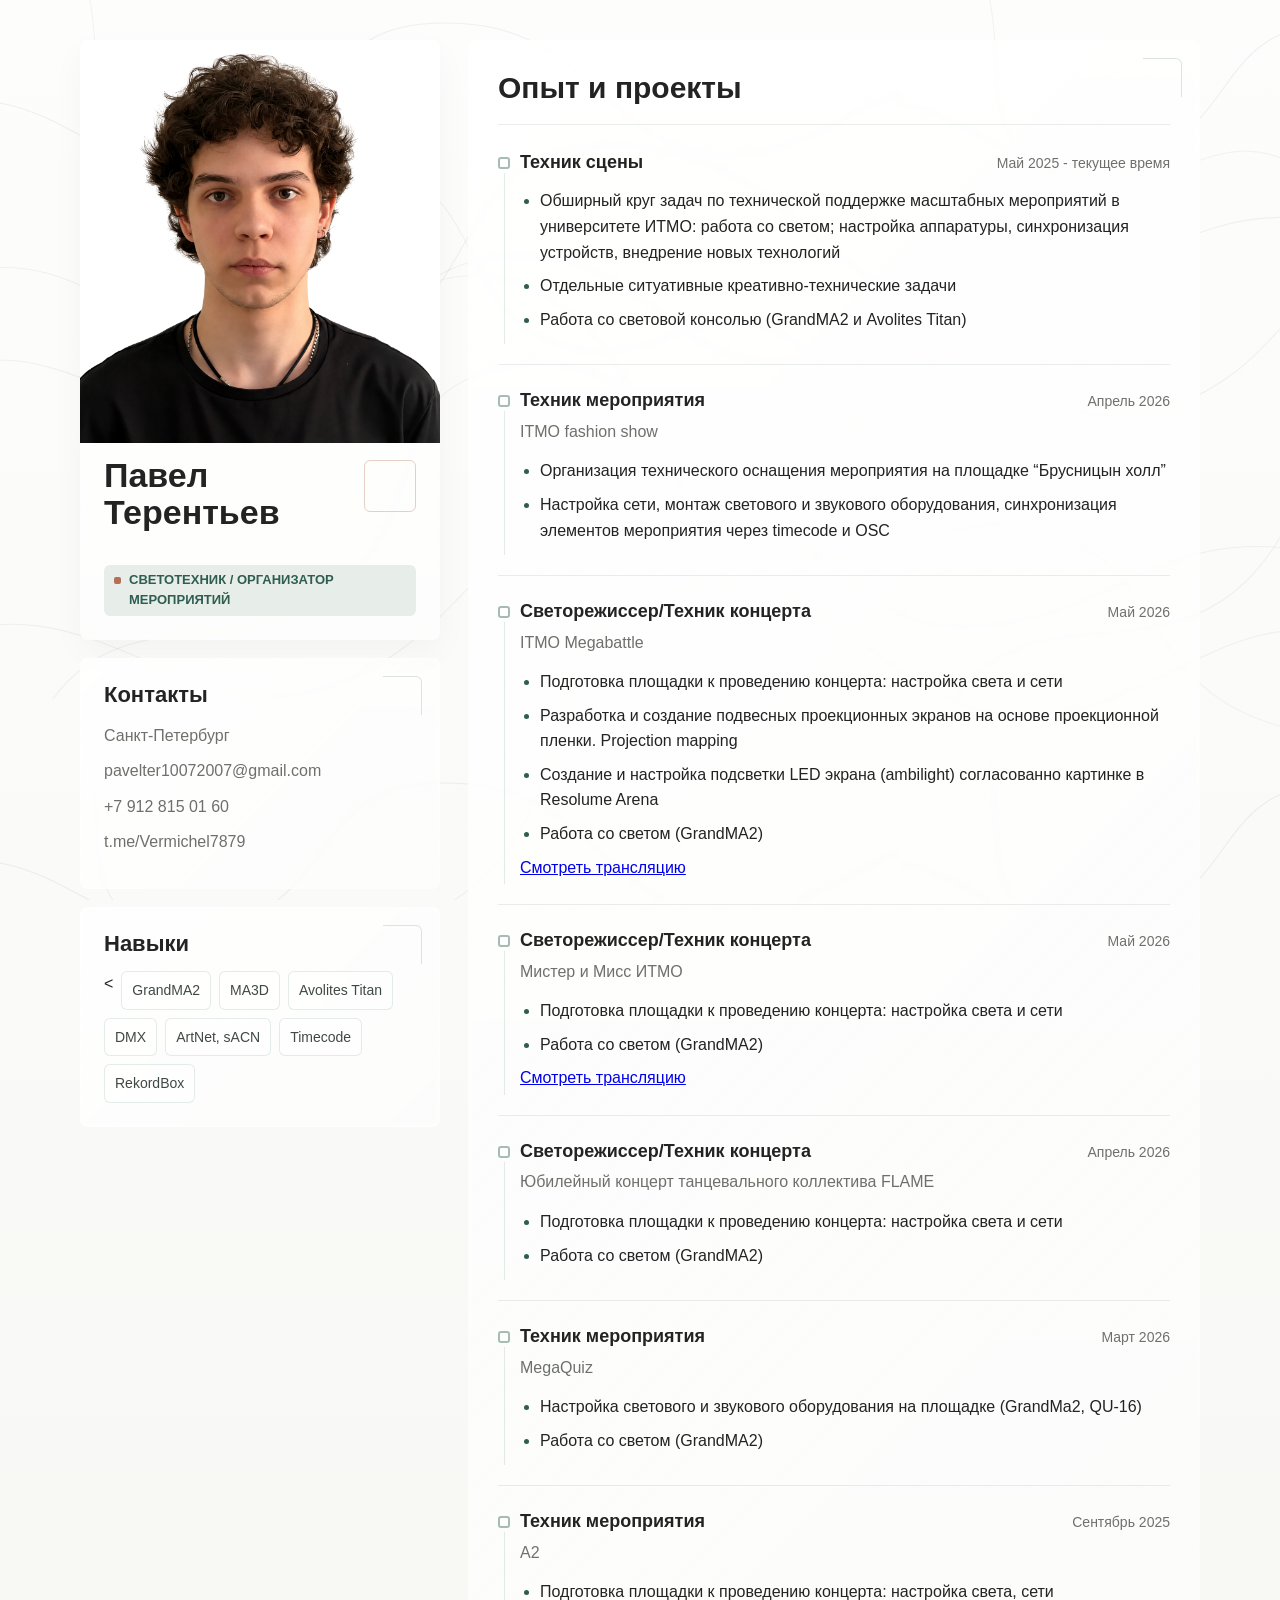
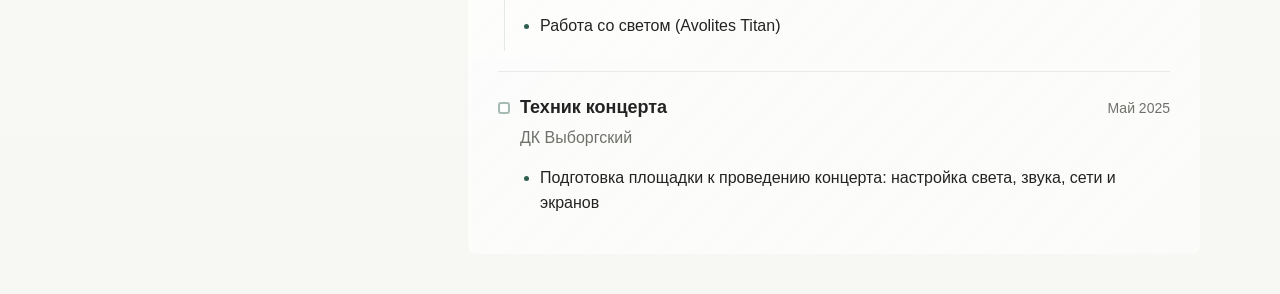
<file: index.html>
<!DOCTYPE html>
<html lang="ru">
<head>
  <meta charset="UTF-8">
  <meta name="viewport" content="width=device-width, initial-scale=1.0">
  <title>Резюме | Павел Терентьев</title>
  <link rel="stylesheet" href="style.css">
</head>
<body>
  <main class="resume">
    <aside class="sidebar" aria-label="Профиль и навыки">
      <section class="profile">
        <img class="profile__photo" src="IMG_1181.jpg" alt="photo">
        <h1>Павел Терентьев</h1>
        <p class="profile__role">Светотехник / организатор мероприятий</p>
      </section>

      <section class="section">
        <h2>Контакты</h2>
        <ul class="plain-list">
          <li>Санкт-Петербург</li>
          <li>pavelter10072007@gmail.com</li>
          <li>+7 912 815 01 60</li>
          <li>t.me/Vermichel7879</li>
          <!-- <li>github.com/edelwiw</li> -->
        </ul>
      </section>

      <section class="section">
        <h2>Навыки</h2>
        <ul class="skills">
          <<li>GrandMA2</li>
          <li>MA3D</li>
          <li>Avolites Titan</li>
          <li>DMX</li>
          <li>ArtNet, sACN</li>
          <li>Timecode</li>
          <li>RekordBox</li>
        </ul>
      </section>
    </aside>

    <div class="content">
      <section class="section section--large">
        <h2 class="block-title">Опыт и проекты</h2>
        <div class="resume-group">
          <div class="resume-group__content">

            <article class="entry">
              <div class="entry__meta">
                <h3>Техник сцены</h3>
                <span>Май 2025 - текущее время</span>
              </div>
              <!-- <p class="entry__company">Личные проекты</p> -->
              <ul>
                <li>Обширный круг задач по технической поддержке масштабных мероприятий в университете ИТМО:
                    работа со светом; настройка аппаратуры, 
                    синхронизация устройств, внедрение новых технологий  </li>
                <li>Отдельные ситуативные креативно-технические задачи </li>
                <li>Работа со световой консолью (GrandMA2 и Avolites Titan)</li>
              </ul>
            </article>

            <article class="entry">
              <div class="entry__meta">
                <h3>Техник мероприятия</h3>
                <span>Апрель 2026</span>
              </div>
              <p class="entry__company">ITMO fashion show</p>
              <ul>
                <li>Организация технического оснащения мероприятия на площадке “Брусницын холл”</li>
                <li>Настройка сети, монтаж светового и звукового оборудования, синхронизация элементов мероприятия через timecode и OSC </li>
              </ul>
            </article>

             <article class="entry">
              <div class="entry__meta">
                <h3>Светорежиссер/Техник концерта</h3>
                <span>Май 2026</span>
              </div>
              <p class="entry__company">ITMO Megabattle</p>
              <ul>
                <li>Подготовка площадки к проведению концерта: настройка света и сети </li>
                <li>Разработка и создание подвесных проекционных экранов на основе проекционной пленки. Projection mapping</li>
                <li>Создание и настройка подсветки LED экрана (ambilight) согласованно картинке в Resolume Arena</li>
                <li>Работа со светом (GrandMA2)</li>
              </ul>
               <div class="entry__links">
                 <a href="https://vkvideo.ru/video-23393258_456239205?t=2h39m51s" target="_blank" rel="noopener noreferrer">
                    Смотреть трансляцию
                 </a>
               </div>
            </article>
            

             <article class="entry">
              <div class="entry__meta">
                <h3>Светорежиссер/Техник концерта</h3>
                <span>Май 2026</span>
              </div>
              <p class="entry__company">Мистер и Мисс ИТМО</p>
              <ul>
                <li>Подготовка площадки к проведению концерта: настройка света и сети </li>
                <li>Работа со светом (GrandMA2)</li>
              </ul>
               <div class="entry__links">
                 <a href="https://vkvideo.ru/video-76139618_456240845" target="_blank" rel="noopener noreferrer">
                    Смотреть трансляцию
                 </a>
               </div>
            </article>
            
             <article class="entry">
              <div class="entry__meta">
                <h3>Светорежиссер/Техник концерта</h3>
                <span>Апрель 2026</span>
              </div>
              <p class="entry__company">Юбилейный концерт танцевального коллектива FLAME</p>
              <ul>
                <li>Подготовка площадки к проведению концерта: настройка света и сети </li>
                <li>Работа со светом (GrandMA2)</li>
              </ul>
            </article>
            
             <article class="entry">
              <div class="entry__meta">
                <h3>Техник мероприятия</h3>
                <span>Март 2026</span>
              </div>
              <p class="entry__company">MegaQuiz</p>
              <ul>
                <li>Настройка светового и звукового оборудования на площадке (GrandMa2, QU-16)</li>
                <li>Работа со светом (GrandMA2)</li>
              </ul>
            </article>

             <article class="entry">
              <div class="entry__meta">
                <h3>Техник мероприятия</h3>
                <span>Сентябрь 2025</span>
              </div>
              <p class="entry__company">A2</p>
              <ul>
                <li>Подготовка площадки к проведению концерта: настройка света, сети</li>
                <li>Работа со светом (Avolites Titan)</li>
              </ul>
            </article>
            
            <article class="entry">
              <div class="entry__meta">
                <h3>Техник концерта</h3>
                <span>Май 2025</span>
              </div>
              <p class="entry__company">ДК Выборгский</p>
              <ul>
                <li>Подготовка площадки к проведению концерта: настройка света, звука, сети и экранов </li>
              </ul>
            </article>

            
  </main>
</body>
</html>
</file>
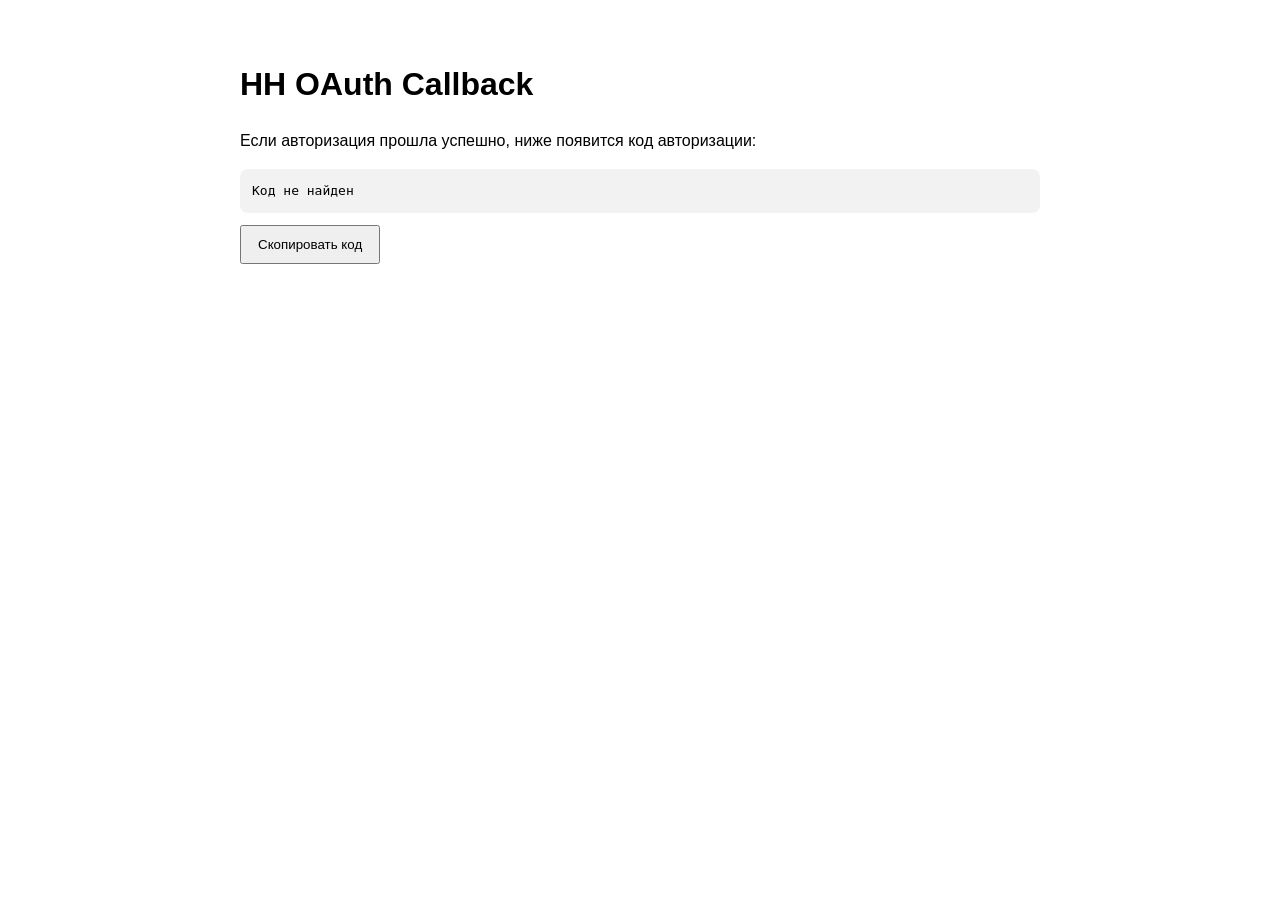
<file: hh-oauth-callback/index.html>
<!DOCTYPE html>
<html lang="ru">
<head>
  <meta charset="UTF-8">
  <title>HH OAuth Callback</title>
  <style>
    body {
      font-family: Arial, sans-serif;
      max-width: 800px;
      margin: 60px auto;
      padding: 0 20px;
      line-height: 1.5;
    }

    code {
      display: block;
      padding: 12px;
      background: #f2f2f2;
      border-radius: 8px;
      word-break: break-all;
    }

    button {
      margin-top: 12px;
      padding: 10px 16px;
      cursor: pointer;
    }
  </style>
</head>
<body>
  <h1>HH OAuth Callback</h1>

  <p>Если авторизация прошла успешно, ниже появится код авторизации:</p>

  <code id="code">Код не найден</code>

  <button onclick="copyCode()">Скопировать код</button>

  <p id="status"></p>

  <script>
    const params = new URLSearchParams(window.location.search);
    const code = params.get("code");
    const error = params.get("error");

    const codeBlock = document.getElementById("code");
    const status = document.getElementById("status");

    if (code) {
      codeBlock.textContent = code;
    } else if (error) {
      codeBlock.textContent = "Ошибка: " + error;
    }

    function copyCode() {
      if (!code) {
        status.textContent = "Код не найден.";
        return;
      }

      navigator.clipboard.writeText(code);
      status.textContent = "Код скопирован.";
    }
  </script>
</body>
</html>
</file>
<file: style.css>
:root {
  --bg: #f7f7f4;
  --surface: #ffffff;
  --text: #232323;
  --muted: #6e716b;
  --line: rgba(47, 93, 80, 0.1);
  --accent: #2f5d50;
  --accent-2: #b46f56;
  --accent-soft: #e7eee9;
  --shadow: 0 12px 34px rgba(36, 36, 32, 0.035);
}

* {
  box-sizing: border-box;
}

body {
  position: relative;
  margin: 0;
  min-height: 100vh;
  color: var(--text);
  background:
    linear-gradient(180deg, rgba(255, 255, 255, 0.75), rgba(255, 255, 255, 0)),
    var(--bg);
  font-family: Inter, Arial, Helvetica, sans-serif;
  line-height: 1.6;
}

body::before {
  content: "";
  position: fixed;
  inset: 0;
  z-index: -1;
  pointer-events: none;
  opacity: 0.62;
  background-image:
    url("data:image/svg+xml,%3Csvg width='900' height='760' viewBox='0 0 900 760' fill='none' xmlns='http://www.w3.org/2000/svg'%3E%3Cpath d='M-89 121C38 47 113 208 226 168C352 124 306 11 468 24C603 35 618 174 752 153C842 139 881 72 973 88' stroke='%232f5d50' stroke-opacity='.12' stroke-width='1.15'/%3E%3Cpath d='M-92 389C49 298 134 454 270 407C405 360 386 244 542 257C656 267 682 382 805 359C887 344 930 291 1000 322' stroke='%232f5d50' stroke-opacity='.1' stroke-width='1.15'/%3E%3Cpath d='M53 699C132 589 261 676 354 573C436 482 382 397 499 368C632 335 671 471 803 445C879 430 912 373 990 392' stroke='%232f5d50' stroke-opacity='.09' stroke-width='1.15'/%3E%3Cpath d='M74 -51C121 57 61 131 157 174C257 218 309 114 398 166C490 220 463 317 565 346C657 372 698 290 788 337C853 371 838 455 930 480' stroke='%232f5d50' stroke-opacity='.085' stroke-width='1.15'/%3E%3C/svg%3E"),
    url("data:image/svg+xml,%3Csvg width='1440' height='1200' viewBox='0 0 1440 1200' fill='none' xmlns='http://www.w3.org/2000/svg'%3E%3Cpath d='M-80 232C114 134 221 411 408 310C558 229 505 60 710 74C921 88 962 318 1167 259C1279 227 1343 126 1515 162' stroke='%232f5d50' stroke-opacity='.11' stroke-width='1.2'/%3E%3Cpath d='M-106 642C88 545 189 717 337 690C542 652 557 426 763 455C935 479 950 646 1137 610C1282 582 1327 493 1500 536' stroke='%232f5d50' stroke-opacity='.1' stroke-width='1.2'/%3E%3Cpath d='M81 1072C211 884 421 1043 560 879C673 746 588 611 756 574C951 531 1016 753 1198 711C1329 681 1394 595 1512 625' stroke='%232f5d50' stroke-opacity='.09' stroke-width='1.2'/%3E%3Cpath d='M128 -76C202 78 104 186 255 252C405 318 482 166 610 241C759 328 707 478 866 528C1007 572 1084 449 1218 525C1314 579 1295 690 1448 729' stroke='%232f5d50' stroke-opacity='.085' stroke-width='1.2'/%3E%3C/svg%3E");
  background-size: 900px 760px, 1280px auto;
  background-position: left top, center 80px;
  background-repeat: repeat;
}

img {
  display: block;
  max-width: 100%;
}

h1,
h2,
h3,
p {
  margin: 0;
}

h1 {
  margin-top: 14px;
  font-size: 34px;
  line-height: 1.08;
  font-weight: 700;
}

h2 {
  font-size: 22px;
  line-height: 1.2;
  font-weight: 650;
}

h3 {
  font-size: 18px;
  line-height: 1.25;
  font-weight: 650;
}

ul {
  margin: 14px 0 0;
  padding-left: 20px;
}

li {
  margin: 8px 0;
}

li::marker {
  color: var(--accent);
}

.resume {
  display: grid;
  grid-template-columns: minmax(280px, 360px) minmax(0, 1fr);
  gap: 28px;
  width: min(1120px, calc(100% - 40px));
  margin: 40px auto;
}

.sidebar,
.content,
.education {
  min-width: 0;
}

.sidebar {
  display: grid;
  align-content: start;
  gap: 18px;
}

.content {
  display: grid;
  gap: 18px;
}

.section {
  position: relative;
  border: 0;
  border-radius: 8px;
  background:
    linear-gradient(135deg, rgba(255, 255, 255, 0.82), rgba(255, 255, 255, 0.55));
  padding: 24px;
  box-shadow: inset 0 0 0 1px rgba(255, 255, 255, 0.48);
  backdrop-filter: blur(2px);
}

.section--large {
  padding: 30px;
  box-shadow: none;
}

.section::before {
  content: "";
  position: absolute;
  top: 18px;
  right: 18px;
  width: 38px;
  height: 38px;
  border-top: 1px solid rgba(47, 93, 80, 0.16);
  border-right: 1px solid rgba(47, 93, 80, 0.16);
  border-radius: 0 6px 0 0;
  pointer-events: none;
}

.section--wide {
  grid-column: 1 / -1;
}

.profile {
  position: relative;
  overflow: hidden;
  border: 0;
  border-radius: 8px;
  background:
    linear-gradient(180deg, rgba(255, 255, 255, 0.78), rgba(255, 255, 255, 0.58));
  box-shadow: var(--shadow);
  backdrop-filter: blur(2px);
}

.profile__photo {
  width: 100%;
  aspect-ratio: 1 / 1.12;
  object-fit: cover;
  object-position: center top;
  border-bottom: 0;
  filter: saturate(0.92) contrast(1.03);
}

.profile h1,
.profile__role {
  margin-right: 24px;
  margin-left: 24px;
}

.profile__role {
  display: inline-flex;
  align-items: flex-start;
  gap: 8px;
  margin-bottom: 24px;
  padding: 5px 10px;
  border-radius: 6px;
  color: var(--accent);
  background: var(--accent-soft);
  font-size: 13px;
  font-weight: 650;
  text-transform: uppercase;
  letter-spacing: 0;
}

.profile__role::before {
  content: "";
  flex-shrink: 0;
  width: 7px;
  height: 7px;
  margin-top: 7px;
  border-radius: 2px;
  background: var(--accent-2);
}

.profile h1 {
  display: inline-flex;
  align-items: flex-start;
  gap: 12px;
  margin-bottom: 34px;
}

.profile h1::after {
  content: "";
  flex-shrink: 0;
  width: 50px;
  height: 50px;
  margin-top: 3px;
  border: 1px solid rgba(180, 111, 86, 0.32);
  border-radius: 6px;
}

.plain-list,
.skills {
  padding-left: 0;
  list-style: none;
}

.plain-list li {
  margin: 10px 0;
  color: var(--muted);
  overflow-wrap: anywhere;
}

.skills {
  display: flex;
  flex-wrap: wrap;
  gap: 8px;
}

.skills li {
  margin: 0;
  padding: 7px 10px;
  border: 1px solid rgba(47, 93, 80, 0.12);
  border-radius: 6px;
  background: rgba(255, 255, 255, 0.52);
  color: #3f4944;
  font-size: 14px;
}

.skills li:last-child {
  border-bottom: 1px solid rgba(47, 93, 80, 0.12);
}

.section__header {
  display: flex;
  align-items: end;
  justify-content: space-between;
  gap: 18px;
  padding-bottom: 18px;
  border-bottom: 1px solid var(--line);
}

.section__header h2 {
  position: relative;
}

.section__header h2::after {
  content: "";
  display: block;
  width: 44px;
  height: 2px;
  margin-top: 10px;
  border-radius: 2px;
  background: linear-gradient(90deg, var(--accent), var(--accent-2));
}

.eyebrow {
  margin-bottom: 7px;
  color: var(--accent);
  font-size: 13px;
  font-weight: 700;
  text-transform: uppercase;
  letter-spacing: 0;
}

.entry {
  position: relative;
  padding: 24px 0;
  padding-left: 22px;
  border-bottom: 1px solid var(--line);
}

.entry::before {
  content: "";
  position: absolute;
  left: 0;
  top: 30px;
  width: 8px;
  height: 8px;
  border: 2px solid rgba(47, 93, 80, 0.42);
  border-radius: 3px;
  background: rgba(255, 255, 255, 0.86);
}

.entry::after {
  content: "";
  position: absolute;
  left: 5.5px;
  top: 46px;
  bottom: 20px;
  width: 1px;
  background: rgba(47, 93, 80, 0.12);
}

.entry:last-child {
  padding-bottom: 0;
  border-bottom: 0;
}

.entry:last-child::after {
  display: none;
}

.entry__meta {
  display: flex;
  align-items: baseline;
  justify-content: space-between;
  gap: 18px;
}

.entry__meta span,
.entry__company {
  color: var(--muted);
}

.entry__meta span {
  flex-shrink: 0;
  font-size: 14px;
}

.entry__company {
  margin-top: 6px;
}

.block-title {
  margin-bottom: 26px;
  padding-bottom: 18px;
  border-bottom: 1px solid var(--line);
  color: var(--text);
  font-size: 30px;
  font-weight: 800;
  line-height: 1.2;
}

.resume-group {
  padding-top: 0;
}

.resume-group__content .entry:first-child {
  padding-top: 0;
}

.resume-group__content .entry:first-child::before {
  top: 6px;
}

.resume-group__content .entry:first-child::after {
  top: 22px;
}

.education {
  display: block;
  background:
    linear-gradient(135deg, rgba(255, 255, 255, 0.82), rgba(255, 255, 255, 0.58));
}

.education__header {
  padding-bottom: 18px;
  border-bottom: 1px solid var(--line);
}

.education__list {
  display: grid;
  grid-template-columns: repeat(2, minmax(0, 1fr));
  gap: 12px;
  margin-top: 18px;
}

.education__item {
  position: relative;
  padding: 18px 20px;
  border-radius: 8px;
  background: rgba(247, 247, 244, 0.58);
  overflow: hidden;
}

.education__item::before {
  content: "";
  position: absolute;
  inset: 0 auto 0 0;
  width: 4px;
  background: linear-gradient(180deg, var(--accent), var(--accent-2));
  opacity: 0.62;
}

.education__item p {
  margin-top: 8px;
  color: var(--muted);
}

@media (max-width: 820px) {
  .resume {
    grid-template-columns: 1fr;
    width: min(100% - 28px, 620px);
    margin: 24px auto;
  }

  .section--wide {
    grid-column: auto;
  }

  .section,
  .section--large {
    padding: 22px;
  }

  .profile__photo {
    aspect-ratio: 1 / 0.86;
  }

  .entry__meta,
  .section__header {
    display: block;
  }

  .education__list {
    grid-template-columns: 1fr;
  }

  .entry__meta span {
    display: block;
    margin-top: 6px;
  }

  .education__item p {
    margin-top: 6px;
  }
}

@media (max-width: 460px) {
  h1 {
    font-size: 29px;
  }

  h2 {
    font-size: 20px;
  }

  .resume {
    width: calc(100% - 20px);
    margin: 10px auto;
    gap: 12px;
  }

  .sidebar,
  .content {
    gap: 12px;
  }

  .section,
  .section--large {
    padding: 18px;
  }

}
</file>
